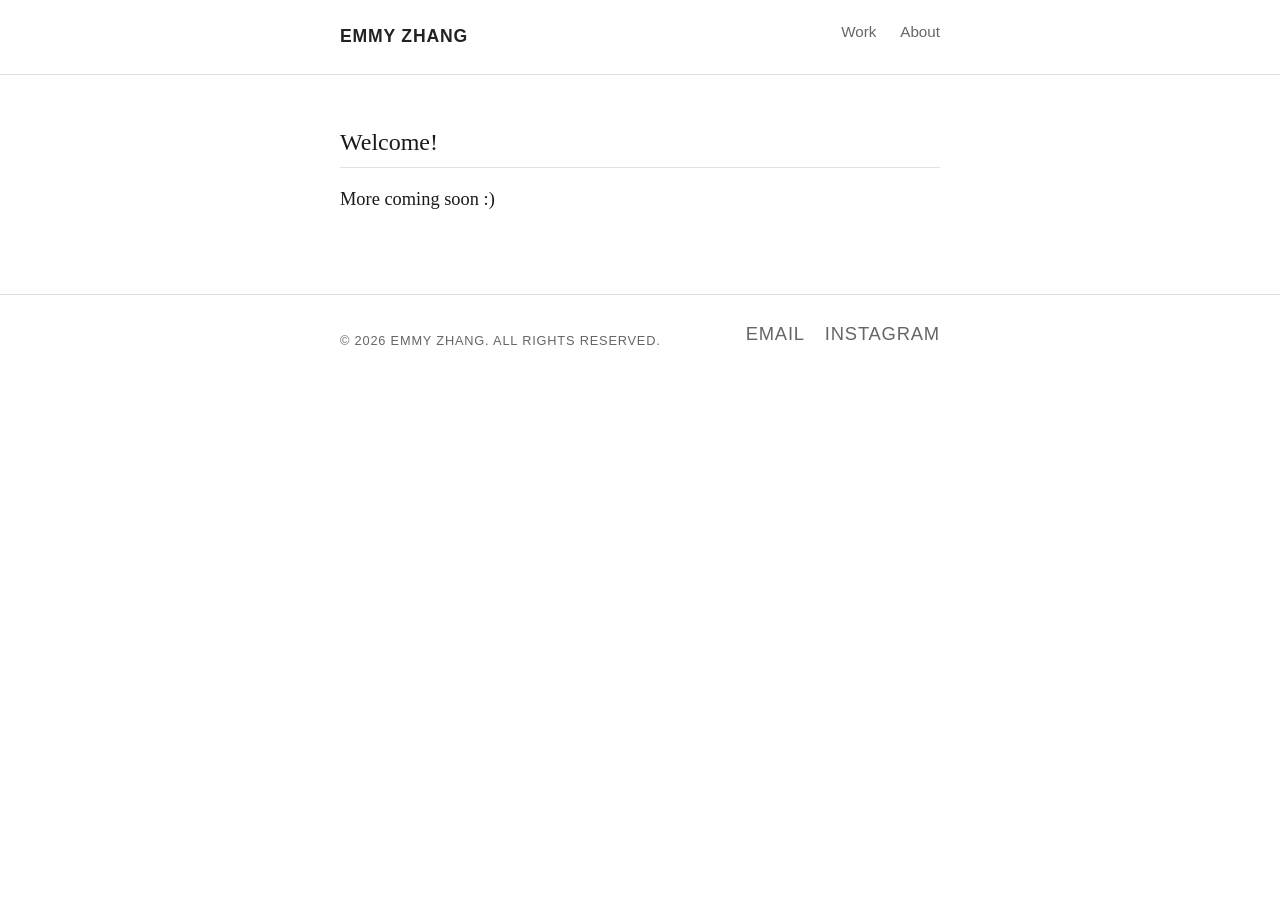
<file: index.html>
<!DOCTYPE html>
<html>
    <head>
        <meta charset="UTF-8">
        <meta name="viewport" content="width=device-width, initial-scale=1.0">
        <title>Emmy Zhang</title>
        <link rel="stylesheet" href="style.css">
    </head>
    <body>
        <main class="container">
            <section class="section">
                <h2>Welcome!</h2>
                <p>More coming soon :)</p>
            </section>
        </main>
    <script src="nav.js"></script>
    <script src="footer.js"></script>
    </body>
</html>
</file>
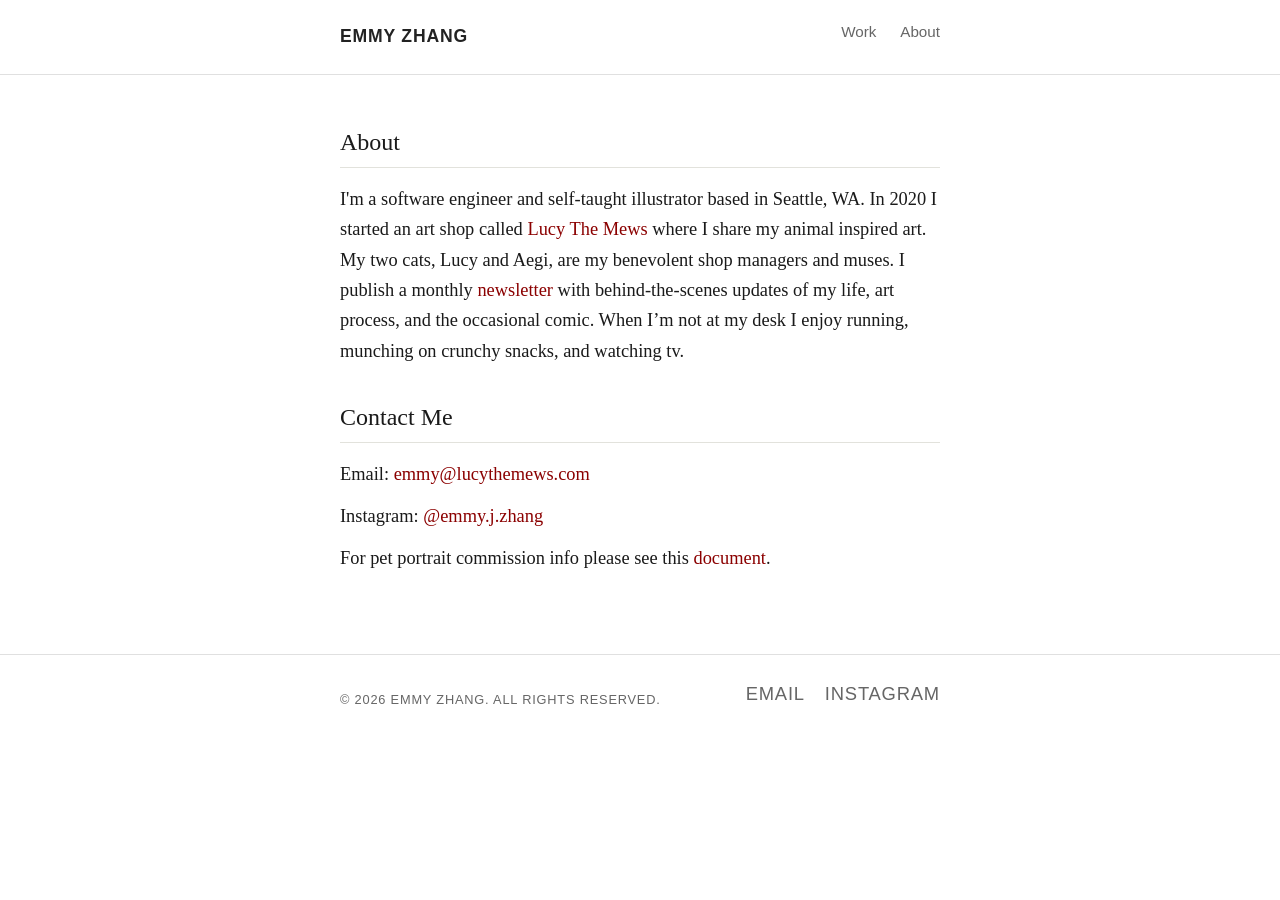
<file: about.html>
<!DOCTYPE html>
<html>
    <head>
        <meta charset="UTF-8">
        <meta name="viewport" content="width=device-width, initial-scale=1.0">
        <link rel="icon" type="image/png" href="images/favicon.png">
        <title>Emmy Zhang</title>
        <link rel="stylesheet" href="style.css">
    </head>
    <body>
        <main class="container">
            <section class="section">
                <h2>About</h2>
                <p>I'm a software engineer and self-taught illustrator based in Seattle, WA.
                    In 2020 I started an art shop called <a href="https://www.etsy.com/shop/LucyTheMews" target="_blank">Lucy The Mews</a> where I share my animal inspired art.
                    My two cats, Lucy and Aegi, are my benevolent shop managers and muses.
                    I publish a monthly <a href="https://emmyzhang.substack.com/" target="_blank">newsletter</a> with behind-the-scenes updates of my life, art process, and the occasional comic. 
                    When I’m not at my desk I enjoy running, munching on crunchy snacks, and watching tv.
                </p>
            </section>
            <section>
                <h2>Contact Me</h2>
                <ul>
                    <li>Email: <a href="mailto:emmy@lucythemews.com">emmy@lucythemews.com</a></li>
                    <li>Instagram: <a href="https://www.instagram.com/emmy.j.zhang" target="_blank">@emmy.j.zhang</a></li>
                    <li>For pet portrait commission info please see this <a href="https://docs.google.com/document/d/13NnU49xbwgY-WdbdQ7MqpnHTV6W9dGkhUh4l8slFmwk/edit?tab=t.0#heading=h.p0gr6cmip867" target="_blank">document</a>.</li>
                </ul>
            </section>
        </main>
    <script src="nav.js"></script>
    <script src="footer.js"></script>
    </body>
</html>
</file>
<file: style.css>
body {
    font-family: "Garamond", "EB Garamond", "Baskerville", "Georgia", serif;
    /* background-color: #fbfbf9; */
    color: #1a1a1a;
    line-height: 1.65;
    margin: 0;
    padding: 0;
    -webkit-font-smoothing: antialiased;
}

.container {
    max-width: 600px;
    margin: 3rem auto 5rem auto;
    padding: 0 1.5rem;
}

h2 {
    font-size: 1.5rem;
    font-weight: 500;
    margin-top: 2rem;
    margin-bottom: 1rem;
    border-bottom: 1px solid #e2e2dc;
    padding-bottom: 0.25rem;
}

p {
    font-size: 1.15rem;
    margin: 0 0 1.5rem 0;
}

ul {
    list-style-type: none;
    padding: 0;
    margin: 0;
}

li {
    font-size: 1.15rem;
    margin-bottom: 0.75rem;
}

a {
    color: #8b0000;
    text-decoration: none;
    border-bottom: 1px solid transparent;
    transition: all 0.2s ease;
}

a:hover {
    color: #1a1a1a;
    border-bottom-color: #1a1a1a;
}

.navbar {
    border-bottom: 1px solid #e2e2dc;
    background-color: #fbfbf9;
    position: sticky;
    top: 0;
    z-index: 100;
    font-family: -apple-system, BlinkMacSystemFont, "Segoe UI", Roboto, sans-serif;
}

.nav-container {
    max-width: 600px;
    margin: 0 auto;
    padding: 1rem 1.5rem;
    display: flex;
    justify-content: space-between;
    align-items: center;
}

.nav-logo {
    font-weight: 700;
    font-size: 1rem;
    letter-spacing: 0.05rem;
    text-transform: uppercase;
}

.nav-links {
    list-style: none;
    display: flex;
    gap: 1.5rem;
    margin: 0;
    padding: 0;
}

.nav-links a {
    color: #555555;
    font-size: 0.9rem;
    font-weight: 500;
}

.nav-links a:hover {
    color: #8b0000;
}

.nav-links a.active {
    color: #1a1a1a;
    font-weight: 600;
}

.footer {
    font-family: -apple-system, BlinkMacSystemFont, "Segoe UI", Roboto, sans-serif;
    border-top: 1px solid #e2e2dc;
    margin-top: 5rem;
}

.footer-container {
    max-width: 600px;
    margin: 0 auto;
    padding: 1.5rem 1.5rem;
    display: flex;
    justify-content: space-between;
    align-items: center;
    font-size: 0.8rem;
    color: #555555;
    text-transform: uppercase;
    letter-spacing: 0.05rem;
}

.footer-container p {
    margin: 0;
    font-size: 0.8rem;
}

.footer-links {
    list-style: none;
    display: flex;
    gap: 1.5rem;
    margin: 0;
    padding: 0;
}

.footer-links a {
    color: #555555;
}

.footer-links a:hover {
    color: #8b0000;
}

@media (max-width: 480px) {
    .footer-container {
        flex-direction: column;
        gap: 1rem;
        text-align: center;
    }
}

/* Navigation Layout */
.navbar {
    border-bottom: 1px solid var(--border-color, #e0e0e0);
    background-color: var(--bg-color, #ffffff);
    position: sticky;
    top: 0;
    z-index: 100;
}

.nav-container {
    max-width: 600px;
    margin: 0 auto;
    padding: 1rem 1.5rem;
    display: flex;
    justify-content: space-between;
    align-items: center;
}

.nav-logo {
    font-weight: 700;
    font-size: 1.1rem;
    text-decoration: none;
    color: var(--text-color, #222222);
}

.nav-links {
    list-style: none;
    display: flex;
    gap: 1.5rem;
    margin: 0;
    padding: 0;
}

.nav-links a {
    text-decoration: none;
    color: var(--muted-color, #666666);
    font-size: 0.95rem;
    font-weight: 500;
    transition: color 0.2s ease;
}

/* Hover State */
.nav-links a:hover {
    color: var(--link-color, #0066cc);
}

/* Active Page State */
.nav-links a.active {
    color: var(--text-color, #222222);
    font-weight: 600;
}

/* Footer Layout */
.footer {
    border-top: 1px solid var(--border-color, #e0e0e0);
    background-color: var(--bg-color, #ffffff);
    margin-top: 5rem; /* Pushes the footer away from page content */
}

.footer-container {
    max-width: 600px;
    margin: 0 auto;
    padding: 1.5rem 1.5rem;
    display: flex;
    justify-content: space-between;
    align-items: center;
    font-size: 0.85rem;
    color: var(--muted-color, #666666);
}

.footer-container p {
    margin: 0;
}

/* Footer Navigation Links */
.footer-links {
    list-style: none;
    display: flex;
    gap: 1.25rem;
    margin: 0;
    padding: 0;
}

.footer-links a {
    text-decoration: none;
    color: var(--muted-color, #666666);
    transition: color 0.2s ease;
}

.footer-links a:hover {
    color: var(--link-color, #0066cc);
}

/* Responsive adjustments for tiny mobile screens */
@media (max-width: 400px) {
    .footer-container {
        flex-direction: column;
        gap: 1rem;
        text-align: center;
    }
}

/* Image Grid */

.image-grid {
    /* Sets the target width for columns; browser adds or subtracts columns based on screen width */
    columns: 3 200px;
    column-gap: 1.25rem;
    margin-top: 1.25rem;
    margin-bottom: 2rem;
}

.grid-item {
    background-color: #f5f5f0;
    border-radius: 4px;
    margin-bottom: 1.25rem; /* Replaces row gap since column styling handles spaces vertically */
    break-inside: avoid; /* Prevents an individual image from snapping or splitting across two columns */
    overflow: hidden;
}

.grid-item img {
    width: 100%;
    height: auto; /* Allows the image to scale naturally based on its original dimension proportions */
    display: block;
    transition: opacity 0.2s ease;
}

.grid-item img:hover {
    opacity: 0.9;
}
</file>
